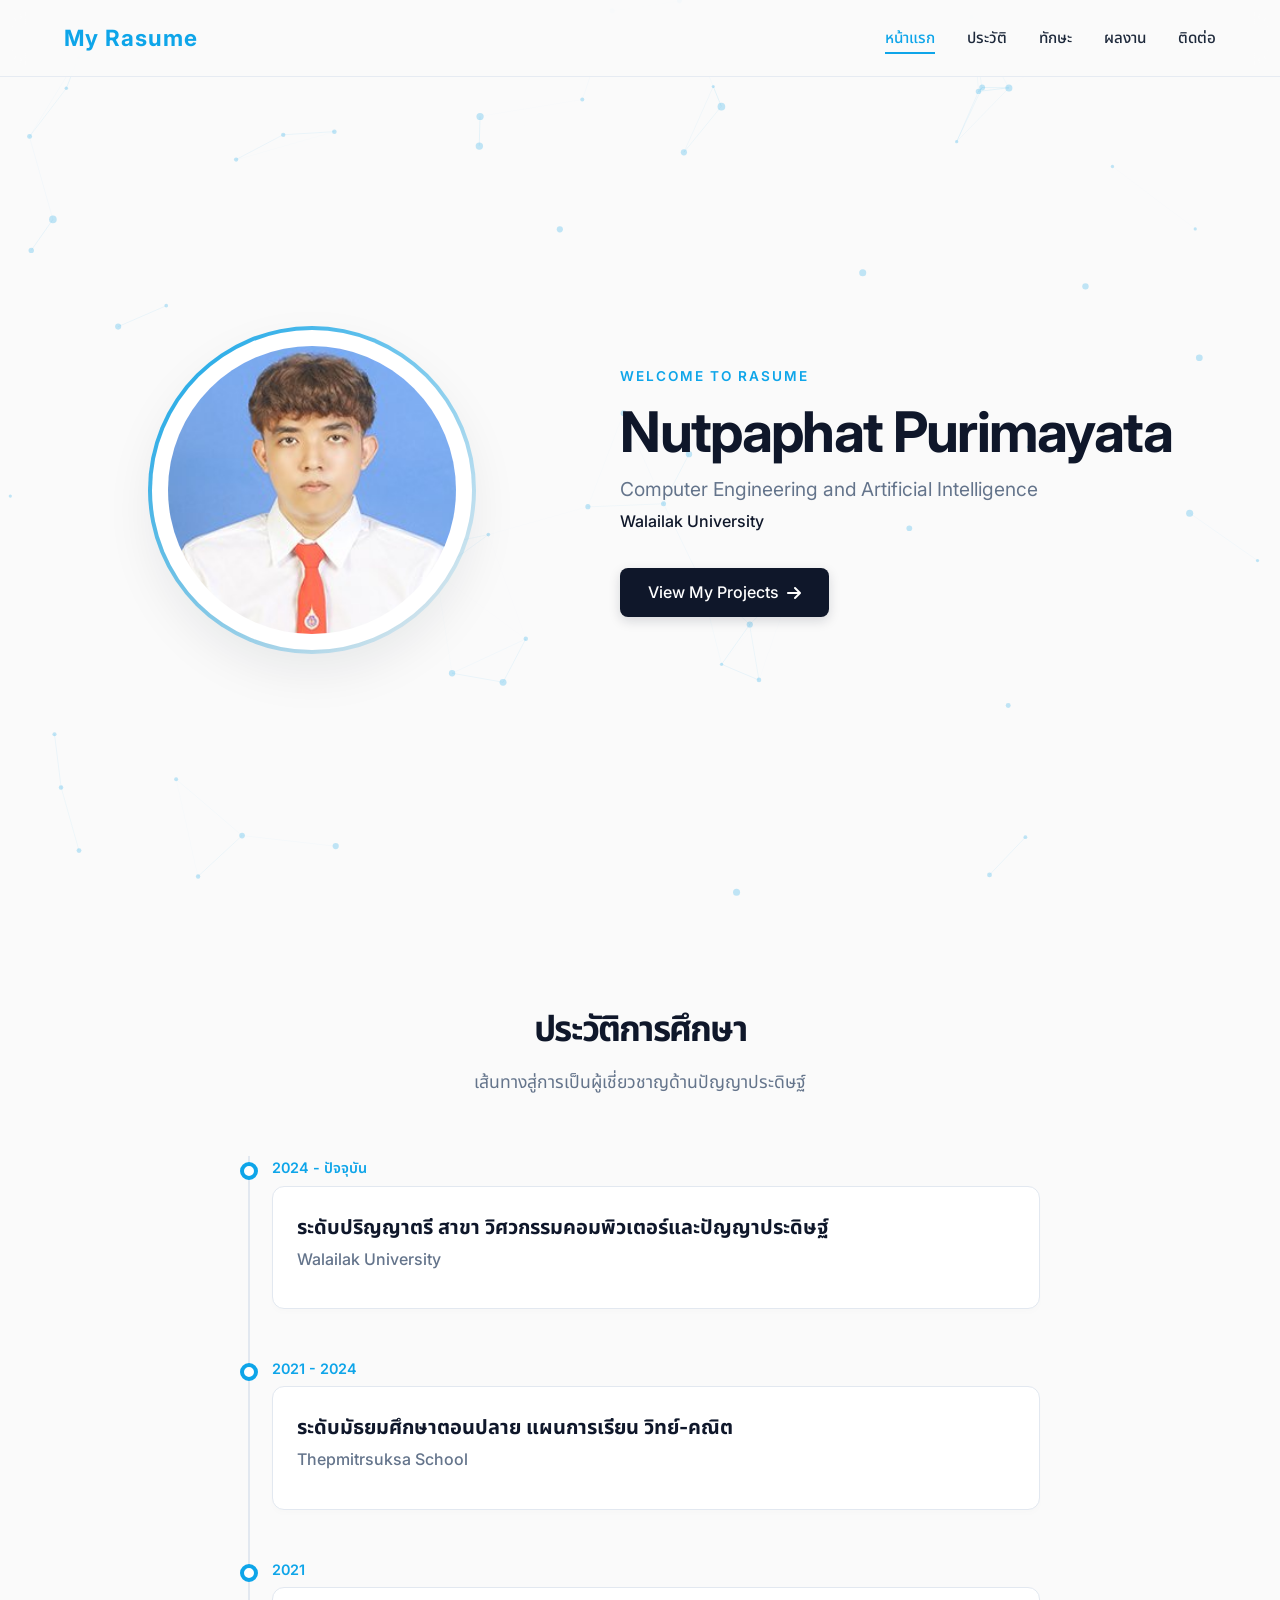
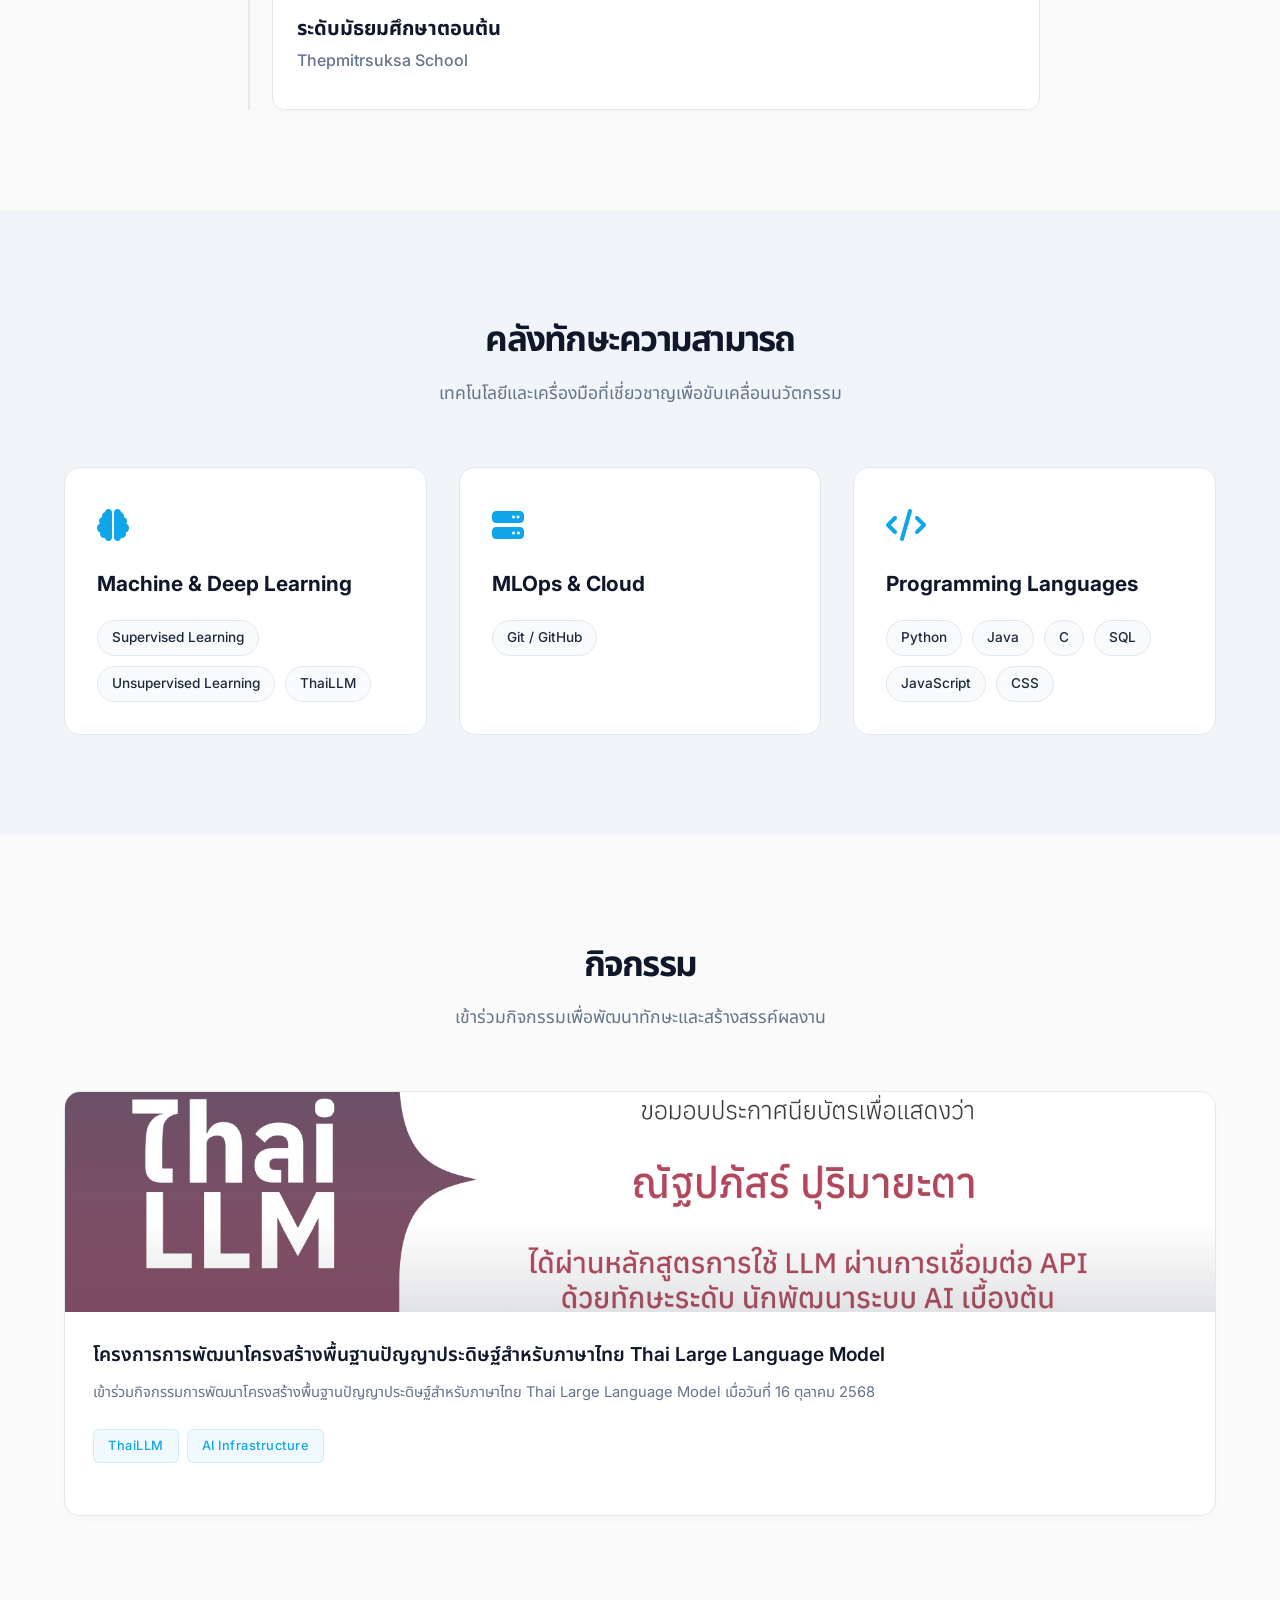
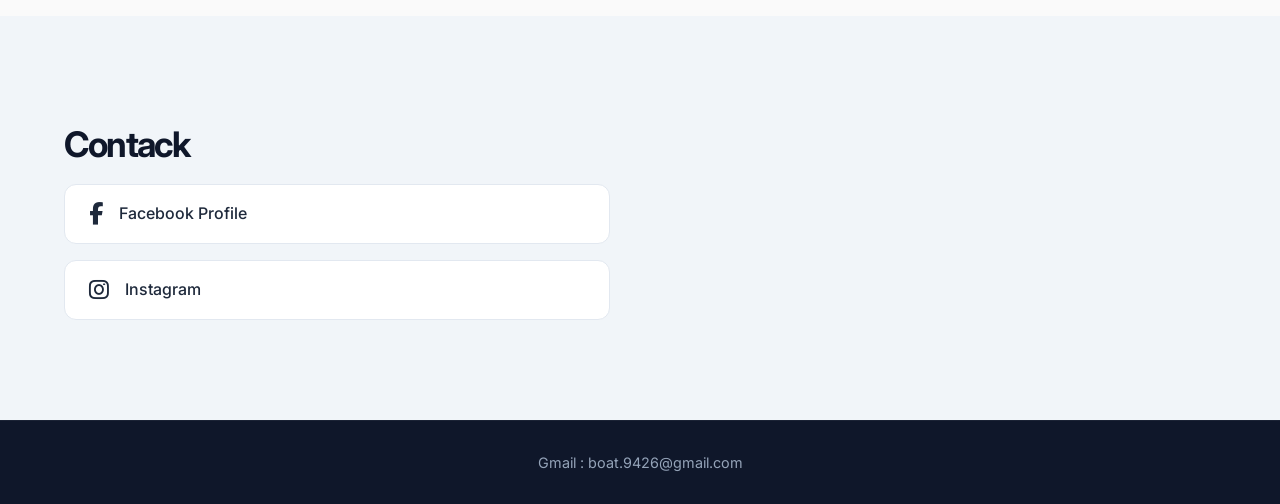
<file: index.html>
<!DOCTYPE html>
<html lang="th">
<head>
    <meta charset="UTF-8">
    <meta name="viewport" content="width=device-width, initial-scale=1.0">
    <title> Rasume | Nutpaphat Purimayata</title>
    <!-- Google Fonts: Inter สำหรับภาษาอังกฤษ และ Noto Sans Thai สำหรับภาษาไทย -->
    <link rel="preconnect" href="https://fonts.googleapis.com">
    <link rel="preconnect" href="https://fonts.gstatic.com" crossorigin>
    <link href="https://fonts.googleapis.com/css2?family=Inter:wght@300;400;500;600;700&family=Noto+Sans+Thai:wght@300;400;500;600;700&display=swap" rel="stylesheet">
    <!-- Font Awesome สำหรับ Icon โซเชียลและเมนู -->
    <link rel="stylesheet" href="https://cdnjs.cloudflare.com/ajax/libs/font-awesome/6.4.0/css/all.min.css">
    <link rel="stylesheet" href="style.css">
</head>
<body>

    <!-- Header / Sticky Navbar -->
    <header class="navbar">
        <div class="nav-container">
            <a href="#" class="logo">
                <span class="logo-accent">My Rasume</span>
            </a>
            <nav class="nav-menu">
                <a href="#hero" class="nav-link active">หน้าแรก</a>
                <a href="#experience" class="nav-link">ประวัติ</a>
                <a href="#skills" class="nav-link">ทักษะ</a>
                <a href="#projects" class="nav-link">ผลงาน</a>
                <a href="#contact" class="nav-link">ติดต่อ</a>
            </nav>
            <div class="menu-toggle" id="mobile-menu">
                <i class="fa-solid fa-bars"></i>
            </div>
        </div>
    </header>

    <!-- Hero Section -->
    <section id="hero" class="hero-section">
        <!-- Canvas ด้านหลังสำหรับเอฟเฟกต์จุดเชื่อมโยงโครงข่ายประสาท (Neural Network Interactive Background) -->
        <canvas id="neuralCanvas"></canvas>
        
        <div class="container hero-container">
            <!-- ฝั่งซ้าย: รูปภาพโปรไฟล์ -->
            <div class="hero-left">
                <div class="profile-frame">
                    <!-- สามารถเปลี่ยน path รูปภาพใน src ได้ตามต้องการ -->
                    <img src="image/Me.jpg" alt="Profile Picture" class="profile-img">
                </div>
            </div>
            <!-- ฝั่งขวา: ข้อความและรายละเอียด -->
            <div class="hero-right">
                <div class="hero-content">
                    <span class="hero-tag">Welcome to Rasume</span>
                    <h1 class="hero-title">Nutpaphat Purimayata</h1>
                    <p class="hero-subtext">
                        Computer Engineering and Artificial Intelligence <br>
                        <span class="university">Walailak University</span>
                    </p>
                    <div class="hero-actions">
                        <a href="#projects" class="btn btn-primary"> View My Projects <i class="fa-solid fa-arrow-right"></i></a>
                    </div>
                </div>
            </div>
        </div>
    </section>

    <!-- Experience & Education Section (Timeline) -->
    <section id="experience" class="section-padding">
        <div class="container">
            <h2 class="section-title">ประวัติการศึกษา</h2>
            <p class="section-subtitle">เส้นทางสู่การเป็นผู้เชี่ยวชาญด้านปัญญาประดิษฐ์</p>
            
            <div class="timeline">
                <!-- Timeline Item 1 -->
                <div class="timeline-item">
                    <div class="timeline-dot"></div>
                    <div class="timeline-date">2024 - ปัจจุบัน</div>
                    <div class="timeline-content">
                        <h3>ระดับปริญญาตรี สาขา วิศวกรรมคอมพิวเตอร์และปัญญาประดิษฐ์</h3>
                        <h4>Walailak University</h4>
                    </div>
                </div>
                <!-- Timeline Item 2 -->
                <div class="timeline-item">
                    <div class="timeline-dot"></div>
                    <div class="timeline-date">2021 - 2024</div>
                    <div class="timeline-content">
                        <h3>ระดับมัธยมศึกษาตอนปลาย แผนการเรียน วิทย์-คณิต</h3>
                        <h4>Thepmitrsuksa School</h4>
                    </div>
                </div>
                <!-- Timeline Item 3 -->
                <div class="timeline-item">
                    <div class="timeline-dot"></div>
                    <div class="timeline-date">2021</div>
                    <div class="timeline-content">
                        <h3>ระดับมัธยมศึกษาตอนต้น</h3>
                        <h4>Thepmitrsuksa School</h4>
                    </div>
                </div>
            </div>
        </div>
    </section>

    <!-- Skills Inventory Section -->
    <section id="skills" class="section-padding bg-light">
        <div class="container">
            <h2 class="section-title">คลังทักษะความสามารถ</h2>
            <p class="section-subtitle">เทคโนโลยีและเครื่องมือที่เชี่ยวชาญเพื่อขับเคลื่อนนวัตกรรม</p>
            
            <div class="skills-grid">
                <!-- Category 1 -->
                <div class="skill-category">
                    <div class="category-icon"><i class="fa-solid fa-brain"></i></div>
                    <h3>Machine & Deep Learning</h3>
                    <div class="tags-container">
                        <span class="skill-tag">Supervised Learning</span>
                        <span class="skill-tag">Unsupervised Learning</span> 
                        <span class="skill-tag">ThaiLLM</span>
                    </div>
                </div>
                <!-- Category 2 -->
                <div class="skill-category">
                    <div class="category-icon"><i class="fa-solid fa-server"></i></div>
                    <h3>MLOps & Cloud</h3>
                    <div class="tags-container">
                        <span class="skill-tag">Git / GitHub</span>
                    </div>
                </div>
                <!-- Category 3 -->
                <div class="skill-category">
                    <div class="category-icon"><i class="fa-solid fa-code"></i></div>
                    <h3>Programming Languages</h3>
                    <div class="tags-container">
                        <span class="skill-tag">Python</span>
                        <span class="skill-tag">Java</span>
                        <span class="skill-tag">C</span>
                        <span class="skill-tag">SQL</span>
                        <span class="skill-tag">JavaScript</span>
                        <span class="skill-tag">CSS</span>
                    </div>
                </div>
            </div>
        </div>
    </section>

    <!-- AI Projects Showcase Section -->
    <section id="projects" class="section-padding">
        <div class="container">
            <h2 class="section-title">กิจกรรม</h2>
            <p class="section-subtitle">เข้าร่วมกิจกรรมเพื่อพัฒนาทักษะและสร้างสรรค์ผลงาน</p>
            
<div class="projects-grid">
    <!-- Project Card 1 -->
    <div class="project-card">
        <div class="project-image-placeholder">
            <img src="image/ThaiLLM.jpg" alt="Thai Large Language Model Infrastructure">
        </div>
        <div class="project-info">
            <h3 class="project-name">โครงการการพัฒนาโครงสร้างพื้นฐานปัญญาประดิษฐ์สำหรับภาษาไทย Thai Large Language Model</h3>
            <p class="project-desc">เข้าร่วมกิจกรรมการพัฒนาโครงสร้างพื้นฐานปัญญาประดิษฐ์สำหรับภาษาไทย Thai Large Language Model เมื่อวันที่ 16 ตุลาคม 2568</p>
            <div class="project-tech">
                <span class="tech-badge">ThaiLLM</span>
                <span class="tech-badge">AI Infrastructure</span>
            </div>
        </div>
    </div>
</div>

    </section>

    <!-- Contact Section -->
    <section id="contact" class="section-padding bg-light">
        <div class="container contact-container">
            <div class="contact-info-side">
                <h2 class="section-title text-left">Contack</h2>
                
                <div class="social-links-container">
                    <a href="https://www.facebook.com/boat.kungza.1" target="_blank" class="social-box facebook">
                        <i class="fa-brands fa-facebook-f"></i>
                        <span>Facebook Profile</span>
                    </a>
                    <a href="https://www.instagram.com/boat._np/" target="_blank" class="social-box instagram">
                        <i class="fa-brands fa-instagram"></i>
                        <span>Instagram</span>
                    </a>
                </div>
            </div>
        </div>
    </section>

    <!-- Footer -->
    <footer class="footer">
        <div class="container footer-content">
            <p>Gmail : boat.9426@gmail.com</p>
        </div>
    </footer>

    <!-- ส่วนจำลอง Custom Popup Alert แบบพรีเมียม -->
    <div id="customAlert" class="alert-overlay">
        <div class="alert-box">
            <div class="alert-icon"><i class="fa-solid fa-circle-check"></i></div>
            <h3>ส่งข้อมูลสำเร็จ!</h3>
            <p>ระบบจำลองได้จำลองการส่งข้อมูลของคุณเรียบร้อยแล้ว ขอบคุณที่ให้ความสนใจครับ</p>
            <button id="closeAlert" class="btn btn-primary">ตกลง</button>
        </div>
    </div>

    <script src="script.js"></script>
    
</body>
</html>
</file>
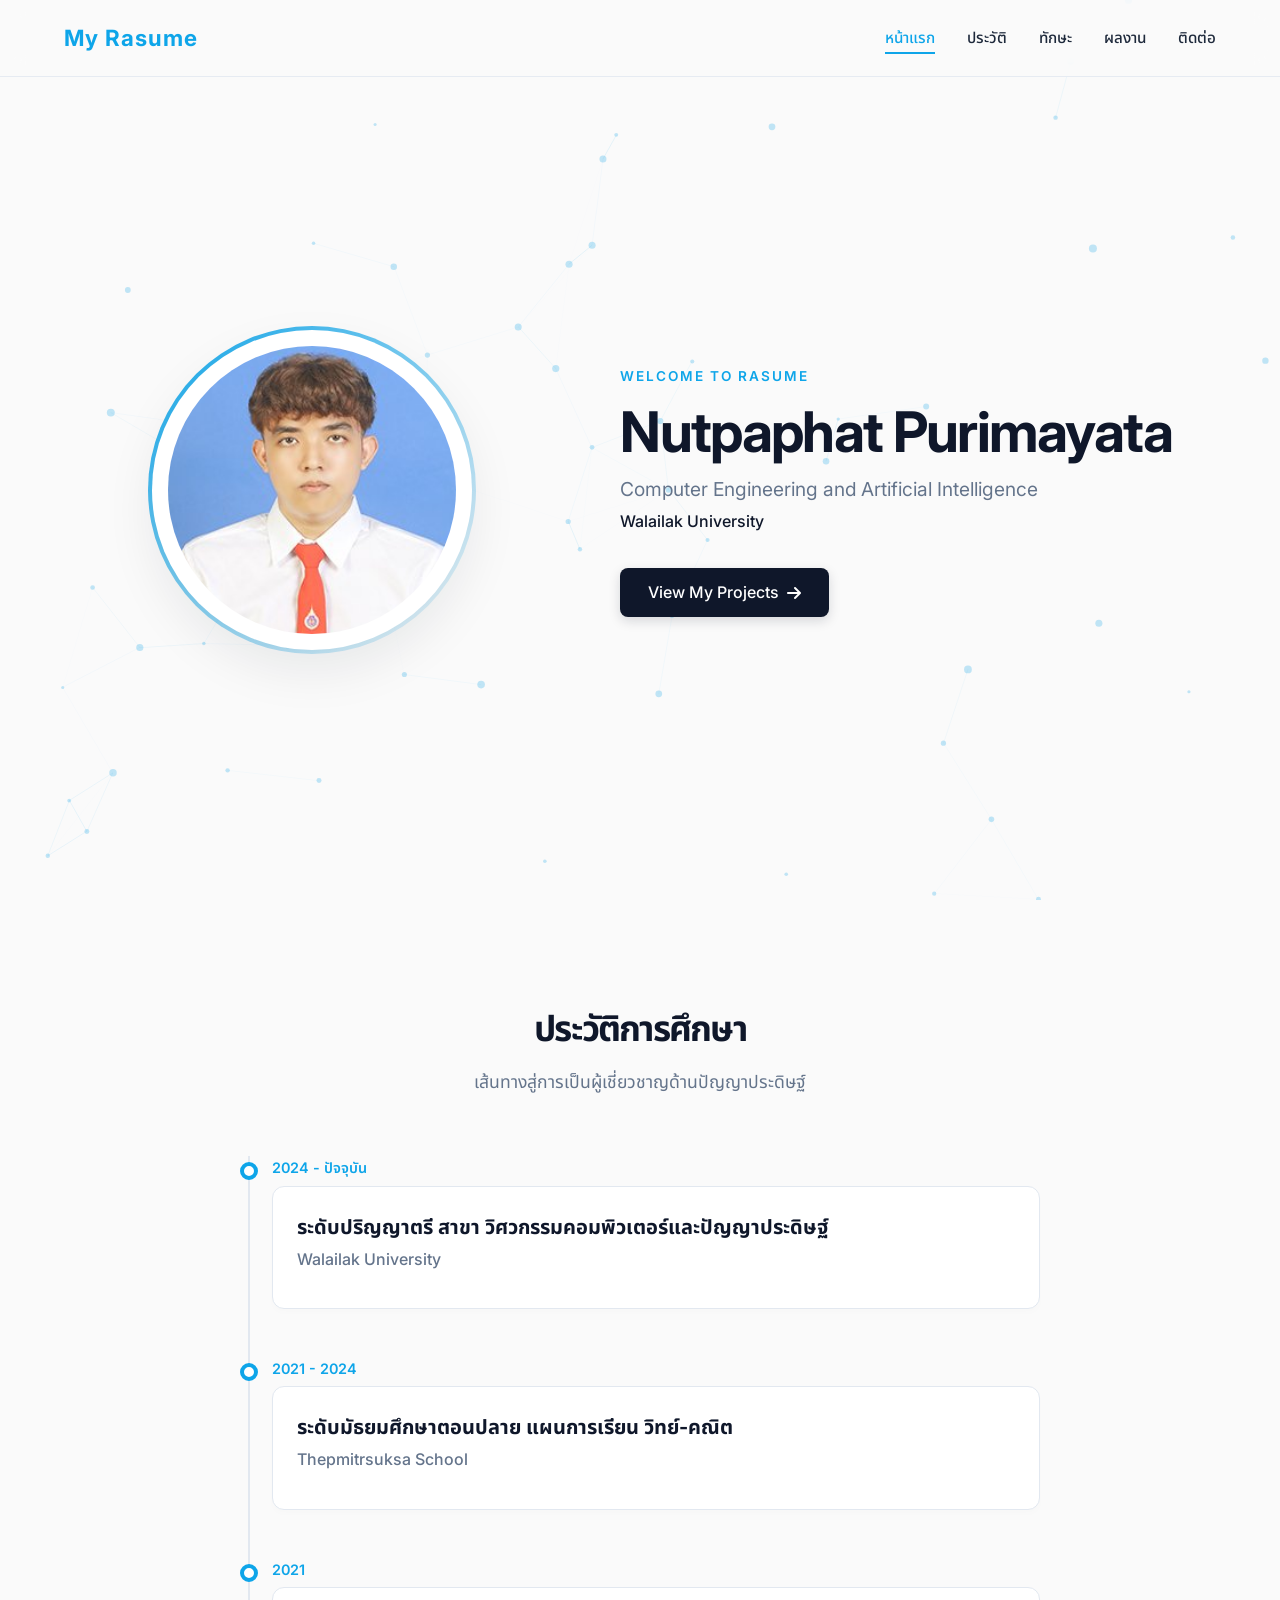
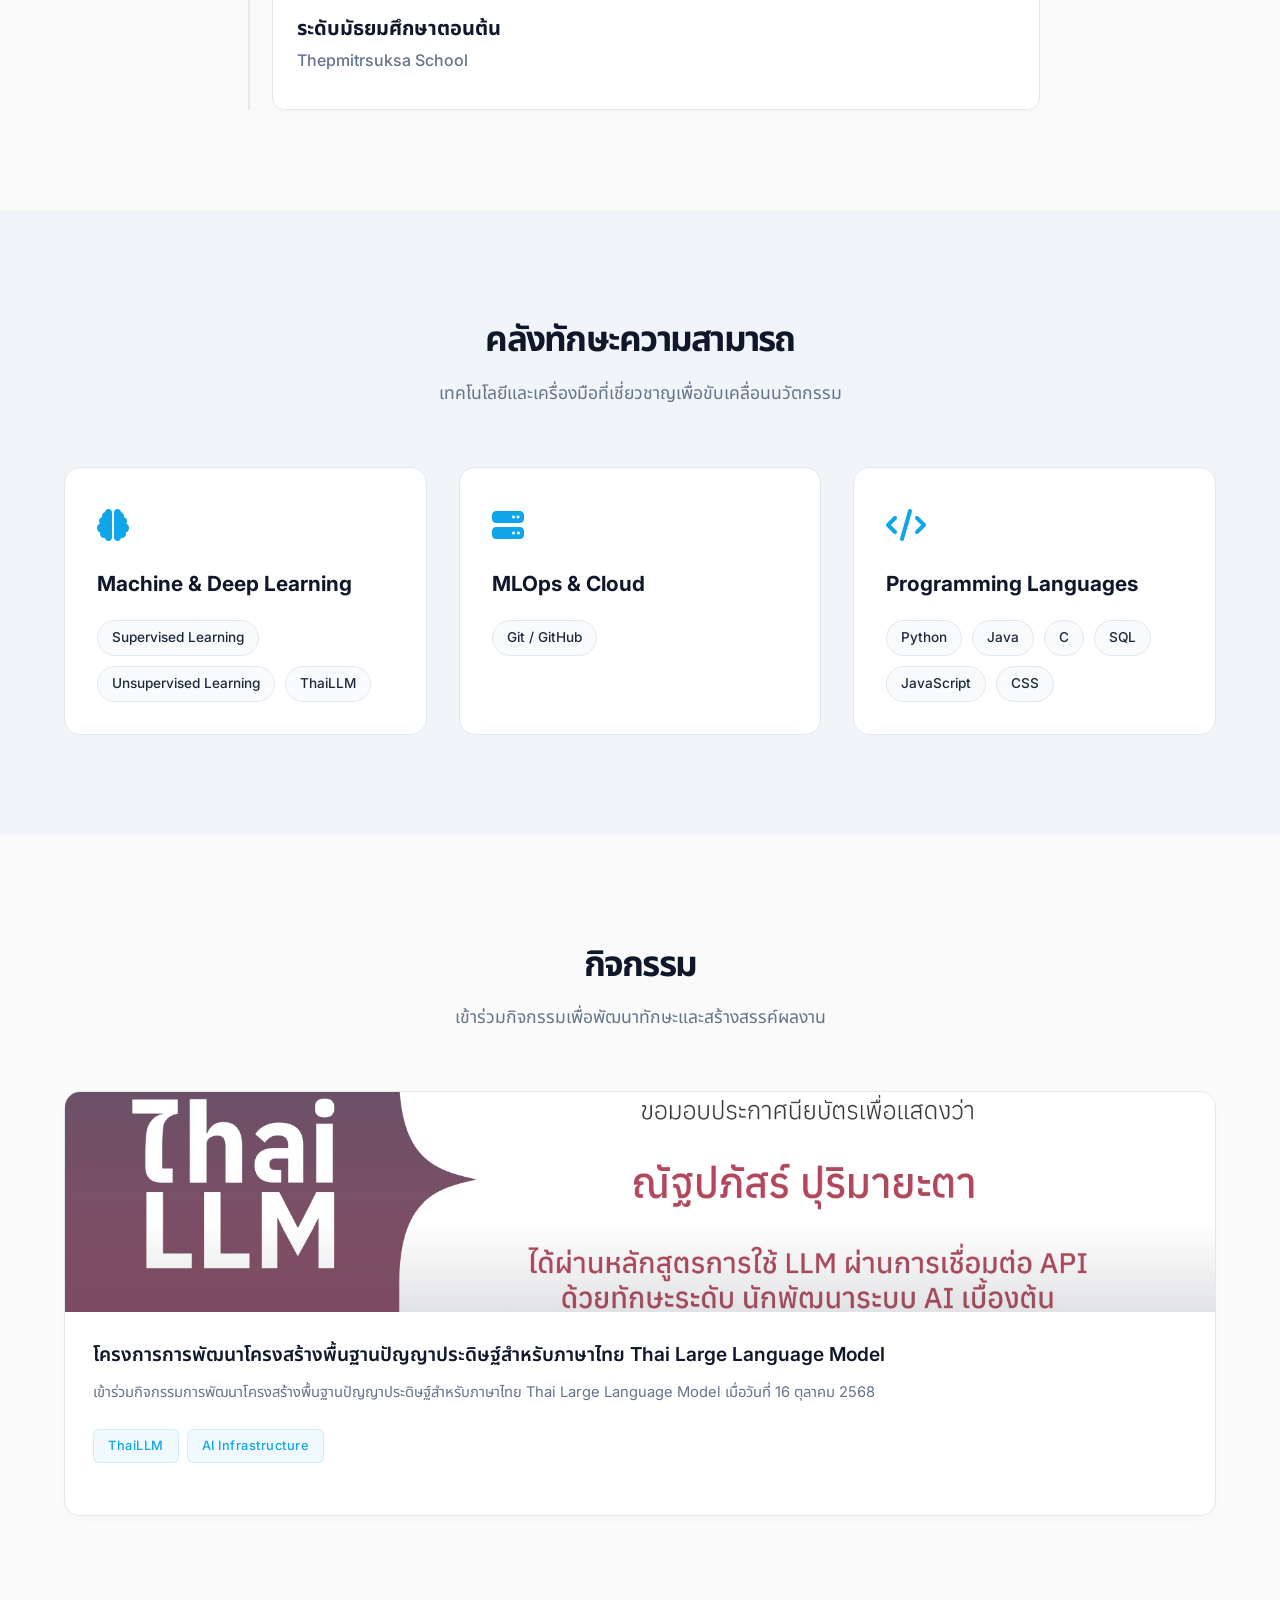
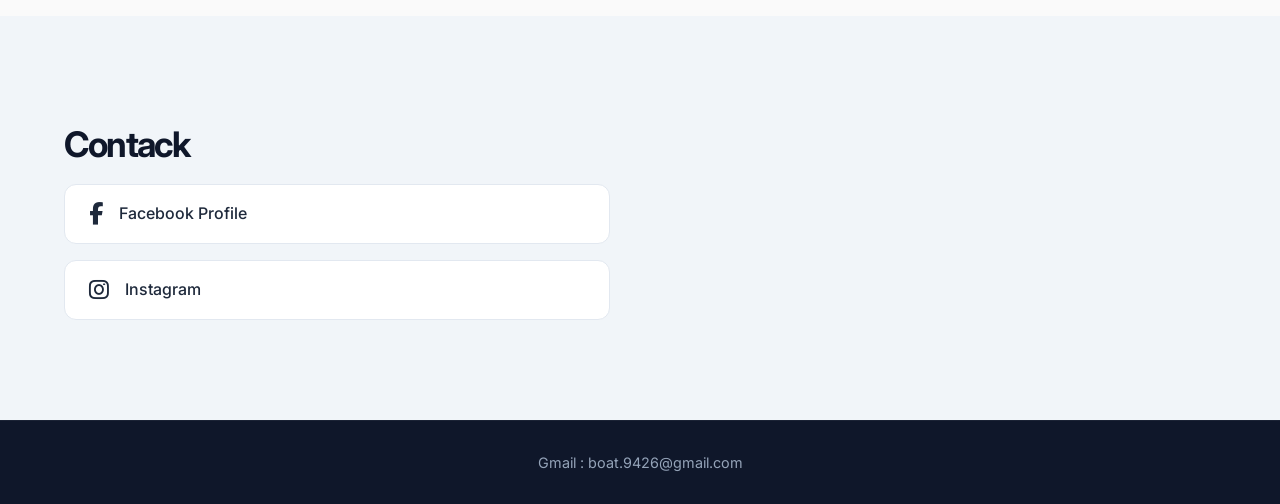
<file: My Rasume/index.html>
<!DOCTYPE html>
<html lang="th">
<head>
    <meta charset="UTF-8">
    <meta name="viewport" content="width=device-width, initial-scale=1.0">
    <title> Rasume | Nutpaphat Purimayata</title>
    <!-- Google Fonts: Inter สำหรับภาษาอังกฤษ และ Noto Sans Thai สำหรับภาษาไทย -->
    <link rel="preconnect" href="https://fonts.googleapis.com">
    <link rel="preconnect" href="https://fonts.gstatic.com" crossorigin>
    <link href="https://fonts.googleapis.com/css2?family=Inter:wght@300;400;500;600;700&family=Noto+Sans+Thai:wght@300;400;500;600;700&display=swap" rel="stylesheet">
    <!-- Font Awesome สำหรับ Icon โซเชียลและเมนู -->
    <link rel="stylesheet" href="https://cdnjs.cloudflare.com/ajax/libs/font-awesome/6.4.0/css/all.min.css">
    <link rel="stylesheet" href="style.css">
</head>
<body>

    <!-- Header / Sticky Navbar -->
    <header class="navbar">
        <div class="nav-container">
            <a href="#" class="logo">
                <span class="logo-accent">My Rasume</span>
            </a>
            <nav class="nav-menu">
                <a href="#hero" class="nav-link active">หน้าแรก</a>
                <a href="#experience" class="nav-link">ประวัติ</a>
                <a href="#skills" class="nav-link">ทักษะ</a>
                <a href="#projects" class="nav-link">ผลงาน</a>
                <a href="#contact" class="nav-link">ติดต่อ</a>
            </nav>
            <div class="menu-toggle" id="mobile-menu">
                <i class="fa-solid fa-bars"></i>
            </div>
        </div>
    </header>

    <!-- Hero Section -->
    <section id="hero" class="hero-section">
        <!-- Canvas ด้านหลังสำหรับเอฟเฟกต์จุดเชื่อมโยงโครงข่ายประสาท (Neural Network Interactive Background) -->
        <canvas id="neuralCanvas"></canvas>
        
        <div class="container hero-container">
            <!-- ฝั่งซ้าย: รูปภาพโปรไฟล์ -->
            <div class="hero-left">
                <div class="profile-frame">
                    <!-- สามารถเปลี่ยน path รูปภาพใน src ได้ตามต้องการ -->
                    <img src="image/Me.jpg" alt="Profile Picture" class="profile-img">
                </div>
            </div>
            <!-- ฝั่งขวา: ข้อความและรายละเอียด -->
            <div class="hero-right">
                <div class="hero-content">
                    <span class="hero-tag">Welcome to Rasume</span>
                    <h1 class="hero-title">Nutpaphat Purimayata</h1>
                    <p class="hero-subtext">
                        Computer Engineering and Artificial Intelligence <br>
                        <span class="university">Walailak University</span>
                    </p>
                    <div class="hero-actions">
                        <a href="#projects" class="btn btn-primary"> View My Projects <i class="fa-solid fa-arrow-right"></i></a>
                    </div>
                </div>
            </div>
        </div>
    </section>

    <!-- Experience & Education Section (Timeline) -->
    <section id="experience" class="section-padding">
        <div class="container">
            <h2 class="section-title">ประวัติการศึกษา</h2>
            <p class="section-subtitle">เส้นทางสู่การเป็นผู้เชี่ยวชาญด้านปัญญาประดิษฐ์</p>
            
            <div class="timeline">
                <!-- Timeline Item 1 -->
                <div class="timeline-item">
                    <div class="timeline-dot"></div>
                    <div class="timeline-date">2024 - ปัจจุบัน</div>
                    <div class="timeline-content">
                        <h3>ระดับปริญญาตรี สาขา วิศวกรรมคอมพิวเตอร์และปัญญาประดิษฐ์</h3>
                        <h4>Walailak University</h4>
                    </div>
                </div>
                <!-- Timeline Item 2 -->
                <div class="timeline-item">
                    <div class="timeline-dot"></div>
                    <div class="timeline-date">2021 - 2024</div>
                    <div class="timeline-content">
                        <h3>ระดับมัธยมศึกษาตอนปลาย แผนการเรียน วิทย์-คณิต</h3>
                        <h4>Thepmitrsuksa School</h4>
                    </div>
                </div>
                <!-- Timeline Item 3 -->
                <div class="timeline-item">
                    <div class="timeline-dot"></div>
                    <div class="timeline-date">2021</div>
                    <div class="timeline-content">
                        <h3>ระดับมัธยมศึกษาตอนต้น</h3>
                        <h4>Thepmitrsuksa School</h4>
                    </div>
                </div>
            </div>
        </div>
    </section>

    <!-- Skills Inventory Section -->
    <section id="skills" class="section-padding bg-light">
        <div class="container">
            <h2 class="section-title">คลังทักษะความสามารถ</h2>
            <p class="section-subtitle">เทคโนโลยีและเครื่องมือที่เชี่ยวชาญเพื่อขับเคลื่อนนวัตกรรม</p>
            
            <div class="skills-grid">
                <!-- Category 1 -->
                <div class="skill-category">
                    <div class="category-icon"><i class="fa-solid fa-brain"></i></div>
                    <h3>Machine & Deep Learning</h3>
                    <div class="tags-container">
                        <span class="skill-tag">Supervised Learning</span>
                        <span class="skill-tag">Unsupervised Learning</span> 
                        <span class="skill-tag">ThaiLLM</span>
                    </div>
                </div>
                <!-- Category 2 -->
                <div class="skill-category">
                    <div class="category-icon"><i class="fa-solid fa-server"></i></div>
                    <h3>MLOps & Cloud</h3>
                    <div class="tags-container">
                        <span class="skill-tag">Git / GitHub</span>
                    </div>
                </div>
                <!-- Category 3 -->
                <div class="skill-category">
                    <div class="category-icon"><i class="fa-solid fa-code"></i></div>
                    <h3>Programming Languages</h3>
                    <div class="tags-container">
                        <span class="skill-tag">Python</span>
                        <span class="skill-tag">Java</span>
                        <span class="skill-tag">C</span>
                        <span class="skill-tag">SQL</span>
                        <span class="skill-tag">JavaScript</span>
                        <span class="skill-tag">CSS</span>
                    </div>
                </div>
            </div>
        </div>
    </section>

    <!-- AI Projects Showcase Section -->
    <section id="projects" class="section-padding">
        <div class="container">
            <h2 class="section-title">กิจกรรม</h2>
            <p class="section-subtitle">เข้าร่วมกิจกรรมเพื่อพัฒนาทักษะและสร้างสรรค์ผลงาน</p>
            
<div class="projects-grid">
    <!-- Project Card 1 -->
    <div class="project-card">
        <div class="project-image-placeholder">
            <img src="image/ThaiLLM.jpg" alt="Thai Large Language Model Infrastructure">
        </div>
        <div class="project-info">
            <h3 class="project-name">โครงการการพัฒนาโครงสร้างพื้นฐานปัญญาประดิษฐ์สำหรับภาษาไทย Thai Large Language Model</h3>
            <p class="project-desc">เข้าร่วมกิจกรรมการพัฒนาโครงสร้างพื้นฐานปัญญาประดิษฐ์สำหรับภาษาไทย Thai Large Language Model เมื่อวันที่ 16 ตุลาคม 2568</p>
            <div class="project-tech">
                <span class="tech-badge">ThaiLLM</span>
                <span class="tech-badge">AI Infrastructure</span>
            </div>
        </div>
    </div>
</div>

    </section>

    <!-- Contact Section -->
    <section id="contact" class="section-padding bg-light">
        <div class="container contact-container">
            <div class="contact-info-side">
                <h2 class="section-title text-left">Contack</h2>
                
                <div class="social-links-container">
                    <a href="https://www.facebook.com/boat.kungza.1" target="_blank" class="social-box facebook">
                        <i class="fa-brands fa-facebook-f"></i>
                        <span>Facebook Profile</span>
                    </a>
                    <a href="https://www.instagram.com/boat._np/" target="_blank" class="social-box instagram">
                        <i class="fa-brands fa-instagram"></i>
                        <span>Instagram</span>
                    </a>
                </div>
            </div>
        </div>
    </section>

    <!-- Footer -->
    <footer class="footer">
        <div class="container footer-content">
            <p>Gmail : boat.9426@gmail.com</p>
        </div>
    </footer>

    <!-- ส่วนจำลอง Custom Popup Alert แบบพรีเมียม -->
    <div id="customAlert" class="alert-overlay">
        <div class="alert-box">
            <div class="alert-icon"><i class="fa-solid fa-circle-check"></i></div>
            <h3>ส่งข้อมูลสำเร็จ!</h3>
            <p>ระบบจำลองได้จำลองการส่งข้อมูลของคุณเรียบร้อยแล้ว ขอบคุณที่ให้ความสนใจครับ</p>
            <button id="closeAlert" class="btn btn-primary">ตกลง</button>
        </div>
    </div>

    <script src="script.js"></script>
    
</body>
</html>
</file>
<file: style.css>
/* ==========================================================================
   1. VARIABLES & RESET CONFIG
   ========================================================================== */
:root {
    --primary-color: #0F172A;     /* น้ำเงินเข้ม Deep Blue (ความน่าเชื่อถือ) */
    --secondary-color: #0EA5E9;   /* ฟ้าสว่าง Light Blue / Cyan (ความล้ำสมัย) */
    --accent-glow: rgba(14, 165, 233, 0.15); /* แสงเรืองบางเบา */
    --bg-main: #FAFAFA;           /* พื้นหลังหลัก เทาอ่อนมากๆ สบายตา */
    --bg-card: #FFFFFF;           /* พื้นหลังการ์ด ขาวคลีน */
    --text-dark: #1E293B;         /* ตัวอักษรหลัก เทาเข้มเกือบดำ */
    --text-muted: #64748B;        /* ตัวอักษรรอง/คำอธิบาย */
    --border-color: #E2E8F0;      /* สีเส้นขอบคลีนๆ */
    --font-sans: 'Inter', 'Noto Sans Thai', sans-serif;
    --transition-smooth: all 0.3s cubic-bezier(0.4, 0, 0.2, 1);
}

* {
    margin: 0;
    padding: 0;
    box-sizing: border-box;
}

html {
    scroll-behavior: initial; /* ควบคุมผ่าน JavaScript แทนเพื่อความนุ่มนวลสูงสุด */
}

body {
    font-family: var(--font-sans);
    background-color: var(--bg-main);
    color: var(--text-dark);
    line-height: 1.6;
    overflow-x: hidden;
}

/* ==========================================================================
   2. REUSABLE COMPONENTS
   ========================================================================== */
.container {
    width: 100%;
    max-width: 1200px;
    margin: 0 auto;
    padding: 0 24px;
}

.section-padding {
    padding: 100px 0;
}

.bg-light {
    background-color: #F1F5F9;
}

.section-title {
    font-size: 2.2rem;
    font-weight: 700;
    text-align: center;
    color: var(--primary-color);
    margin-bottom: 12px;
    letter-spacing: -0.05em;
}

.section-title.text-left {
    text-align: left;
}

.section-subtitle {
    font-size: 1.1rem;
    text-align: center;
    color: var(--text-muted);
    margin-bottom: 60px;
}

/* Buttons */
.btn {
    display: inline-flex;
    align-items: center;
    gap: 8px;
    padding: 12px 28px;
    font-weight: 500;
    font-size: 1rem;
    border-radius: 8px;
    text-decoration: none;
    cursor: pointer;
    transition: var(--transition-smooth);
    border: none;
}

.btn-primary {
    background-color: var(--primary-color);
    color: #ffffff;
    box-shadow: 0 4px 12px rgba(15, 23, 42, 0.15);
}

.btn-primary:hover {
    background-color: var(--secondary-color);
    transform: translateY(-2px);
    box-shadow: 0 6px 20px rgba(14, 165, 233, 0.3);
}

.btn-block {
    width: 100%;
    justify-content: center;
}

/* ==========================================================================
   3. STICKY NAVBAR (GLASSMORPHISM)
   ========================================================================== */
.navbar {
    position: fixed;
    top: 0;
    left: 0;
    width: 100%;
    z-index: 1000;
    background: rgba(250, 250, 250, 0.8);
    backdrop-filter: blur(12px);
    -webkit-backdrop-filter: blur(12px);
    border-bottom: 1px solid rgba(226, 232, 240, 0.8);
    transition: var(--transition-smooth);
}

.navbar.scrolled {
    padding: 12px 0;
    background: rgba(255, 255, 255, 0.9);
    box-shadow: 0 10px 30px rgba(0, 0, 0, 0.02);
}

.nav-container {
    display: flex;
    justify-content: space-between;
    align-items: center;
    max-width: 1200px;
    margin: 0 auto;
    padding: 20px 24px;
    transition: var(--transition-smooth);
}

.logo {
    font-size: 1.4rem;
    font-weight: 700;
    color: var(--primary-color);
    text-decoration: none;
    letter-spacing: 1px;
}

.logo-accent {
    color: var(--secondary-color);
}

.nav-menu {
    display: flex;
    gap: 32px;
}

.nav-link {
    color: var(--text-dark);
    text-decoration: none;
    font-weight: 500;
    font-size: 0.95rem;
    transition: var(--transition-smooth);
    position: relative;
    padding: 4px 0;
}

.nav-link:hover, .nav-link.active {
    color: var(--secondary-color);
}

/* เอฟเฟกต์เส้นใต้วิ่งแบบ Futuristic */
.nav-link::after {
    content: '';
    position: absolute;
    bottom: 0;
    left: 0;
    width: 0;
    height: 2px;
    background-color: var(--secondary-color);
    transition: var(--transition-smooth);
}

.nav-link:hover::after, .nav-link.active::after {
    width: 100%;
}

.menu-toggle {
    display: none;
    font-size: 1.5rem;
    cursor: pointer;
    color: var(--primary-color);
}

/* ==========================================================================
   4. HERO SECTION
   ========================================================================== */
.hero-section {
    position: relative;
    min-height: 100vh;
    display: flex;
    align-items: center;
    padding-top: 80px;
    background-color: var(--bg-main);
    overflow: hidden;
}

#neuralCanvas {
    position: absolute;
    top: 0;
    left: 0;
    width: 100%;
    height: 100%;
    z-index: 1;
    pointer-events: all;
}

.hero-container {
    position: relative;
    z-index: 2;
    display: grid;
    grid-template-columns: 1fr 1.2fr;
    gap: 60px;
    align-items: center;
}

/* ฝั่งซ้าย: รูปวงกลมโมเดิร์นไฮเทค */
.hero-left {
    display: flex;
    justify-content: center;
    align-items: center;
}

.profile-frame {
    position: relative;
    width: 320px;
    height: 320px;
    border-radius: 50%;
    padding: 12px;
    background: #ffffff;
    box-shadow: 0 20px 50px rgba(15, 23, 42, 0.08);
    transition: var(--transition-smooth);
}

/* เส้นวงแหวนแสงเรืองรอบๆ รูป */
.profile-frame::before {
    content: '';
    position: absolute;
    top: -4px; left: -4px; right: -4px; bottom: -4px;
    border-radius: 50%;
    background: linear-gradient(135deg, var(--secondary-color), transparent);
    z-index: -1;
    animation: spin 8s linear infinite;
}

.profile-img {
    width: 100%;
    height: 100%;
    object-fit: cover;
    border-radius: 50%;
    border: 4px solid #ffffff;
}

/* ฝั่งขวา: รายละเอียดข้อความ */
.hero-right {
    display: flex;
    flex-direction: column;
    justify-content: center;
}

.hero-tag {
    font-size: 0.85rem;
    text-transform: uppercase;
    letter-spacing: 2px;
    color: var(--secondary-color);
    font-weight: 600;
    margin-bottom: 12px;
    display: inline-block;
}

.hero-title {
    font-size: 3.5rem;
    font-weight: 700;
    color: var(--primary-color);
    line-height: 1.2;
    margin-bottom: 8px;
    letter-spacing: -0.03em;
}

.dynamic-text {
    color: var(--secondary-color);
    font-weight: 600;
    border-right: 2px solid var(--secondary-color);
    padding-right: 4px;
    animation: blink 0.75s step-end infinite;
}

.hero-subtext {
    font-size: 1.2rem;
    color: var(--text-muted);
    margin-bottom: 32px;
}

.university {
    font-size: 1rem;
    font-weight: 500;
    color: var(--primary-color);
}

/* ==========================================================================
   5. TIMELINE (EDUCATION & EXPERIENCE)
   ========================================================================== */
.timeline {
    position: relative;
    max-width: 800px;
    margin: 0 auto;
    padding-left: 32px;
}

/* เส้นแกนกลางไทม์ไลน์ */
.timeline::before {
    content: '';
    position: absolute;
    left: 8px;
    top: 0;
    height: 100%;
    width: 2px;
    background-color: var(--border-color);
}

.timeline-item {
    position: relative;
    margin-bottom: 48px;
}

.timeline-item:last-child {
    margin-bottom: 0;
}

.timeline-dot {
    position: absolute;
    left: -32px;
    top: 6px;
    width: 18px;
    height: 18px;
    border-radius: 50%;
    background-color: #ffffff;
    border: 4px solid var(--secondary-color);
    z-index: 2;
    transition: var(--transition-smooth);
}

.timeline-item:hover .timeline-dot {
    background-color: var(--secondary-color);
    box-shadow: 0 0 12px var(--secondary-color);
}

.timeline-date {
    font-size: 0.9rem;
    font-weight: 600;
    color: var(--secondary-color);
    margin-bottom: 6px;
}

.timeline-content {
    background-color: var(--bg-card);
    padding: 24px;
    border-radius: 12px;
    border: 1px solid var(--border-color);
    box-shadow: 0 4px 6px rgba(0,0,0,0.01);
    transition: var(--transition-smooth);
}

.timeline-content:hover {
    transform: translateX(5px);
    border-color: rgba(14, 165, 233, 0.3);
    box-shadow: 0 12px 30px rgba(15, 23, 42, 0.04);
}

.timeline-content h3 {
    font-size: 1.25rem;
    color: var(--primary-color);
    margin-bottom: 4px;
}

.timeline-content h4 {
    font-size: 1rem;
    color: var(--text-muted);
    font-weight: 500;
    margin-bottom: 12px;
}

/* ==========================================================================
   6. SKILLS INVENTORY (BADGES)
   ========================================================================== */
.skills-grid {
    display: grid;
    grid-template-columns: repeat(auto-fit, minmax(300px, 1fr));
    gap: 32px;
}

.skill-category {
    background-color: var(--bg-card);
    padding: 32px;
    border-radius: 16px;
    border: 1px solid var(--border-color);
    transition: var(--transition-smooth);
}

.skill-category:hover {
    transform: translateY(-5px);
    box-shadow: 0 20px 40px rgba(0, 0, 0, 0.03);
    border-color: rgba(14, 165, 233, 0.2);
}

.category-icon {
    font-size: 2rem;
    color: var(--secondary-color);
    margin-bottom: 16px;
}

.skill-category h3 {
    font-size: 1.3rem;
    margin-bottom: 20px;
    color: var(--primary-color);
}

.tags-container {
    display: flex;
    flex-wrap: wrap;
    gap: 10px;
}

/* ดีไซน์ Tag/Badge แบบโมเดิร์นคลีน */
.skill-tag {
    background-color: #F8FAFC;
    color: var(--text-dark);
    padding: 6px 14px;
    font-size: 0.85rem;
    font-weight: 500;
    border-radius: 20px;
    border: 1px solid var(--border-color);
    transition: var(--transition-smooth);
}

.skill-category:hover .skill-tag {
    background-color: #ffffff;
}

.skill-tag:hover {
    background-color: var(--primary-color);
    color: #ffffff;
    border-color: var(--primary-color);
}

/* ==========================================================================
   7. AI PROJECTS SHOWCASE (GRID)
   ========================================================================== */
.projects-grid {
    display: grid;
    grid-template-columns: repeat(auto-fit, minmax(340px, 1fr));
    gap: 32px;
}

.project-card {
    background-color: var(--bg-card);
    border-radius: 16px;
    border: 1px solid var(--border-color);
    overflow: hidden;
    transition: var(--transition-smooth);
    display: flex;
    flex-direction: column;
}

/* ส่วนหัวการ์ด ใช้เป็นสัญลักษณ์จำลองกราฟิก */
.project-image-placeholder {
    height: 160px;
    background: linear-gradient(135deg, #F8FAFC, #E2E8F0);
    display: flex;
    justify-content: center;
    align-items: center;
    font-size: 3rem;
    color: var(--secondary-color);
    opacity: 0.8;
    transition: var(--transition-smooth);
    position: relative;
}

.project-card:hover .project-image-placeholder {
    background: linear-gradient(135deg, var(--primary-color), #1E293B);
    color: #ffffff;
}

.project-info {
    padding: 28px;
    display: flex;
    flex-direction: column;
    flex-grow: 1;
}

.project-name {
    font-size: 1.3rem;
    color: var(--primary-color);
    margin-bottom: 12px;
}

.project-desc {
    font-size: 0.95rem;
    color: var(--text-muted);
    margin-bottom: 20px;
    flex-grow: 1;
}

.project-tech {
    display: flex;
    flex-wrap: wrap;
    gap: 8px;
    margin-bottom: 24px;
}

.tech-badge {
    font-size: 0.75rem;
    font-weight: 600;
    background-color: rgba(14, 165, 233, 0.08);
    color: var(--secondary-color);
    padding: 4px 10px;
    border-radius: 4px;
}


.proj-link {
    font-size: 0.9rem;
    font-weight: 500;
    color: var(--text-dark);
    text-decoration: none;
    display: flex;
    align-items: center;
    gap: 6px;
    transition: var(--transition-smooth);
}

.proj-link:hover {
    color: var(--secondary-color);
}

.project-card:hover {
    transform: translateY(-8px);
    box-shadow: 0 20px 40px rgba(15, 23, 42, 0.06);
    border-color: rgba(14, 165, 233, 0.3);
}

/* ==========================================================================
   7. AI PROJECTS SHOWCASE (GRID & IMAGES) - UPGRADED VERSION
   ========================================================================== */
.projects-grid {
    display: grid;
    grid-template-columns: repeat(auto-fit, minmax(340px, 1fr));
    gap: 32px;
    margin-top: 20px;
}

/* ตัวการ์ดโปรเจกต์สไตล์มินิมอลเทค */
.project-card {
    background-color: var(--bg-card);
    border-radius: 16px;
    border: 1px solid var(--border-color);
    overflow: hidden;
    display: flex;
    flex-direction: column;
    position: relative;
    transition: var(--transition-smooth);
    box-shadow: 0 4px 12px rgba(15, 23, 42, 0.02);
}

/* ส่วนกรอบใส่รูปภาพโปรเจกต์ */
.project-image-placeholder {
    height: 220px; /* ปรับความสูงให้พอดีกับภาพสัดส่วนแนวนอน */
    width: 100%;
    overflow: hidden;
    position: relative;
    background-color: #F1F5F9; /* สีพื้นหลังเผื่อกรณีรูปภาพโหลดช้า */
}

/* การตั้งค่าตัวรูปภาพให้ตัดพอดีและคมชัด */
.project-image-placeholder img {
    width: 100%;
    height: 100%;
    object-fit: cover; /* บังคับให้รูปภาพเต็มกรอบโดยไม่เสียสัดส่วน */
    object-position: center;
    transition: var(--transition-smooth); /* รองรับแอนิเมชันตอน Hover */
}

/* ฟิล์มสีน้ำเงินเข้มจางๆ เคลือบทับรูปภาพเพื่อคุมโทนล้ำยุค */
.project-image-placeholder::after {
    content: '';
    position: absolute;
    top: 0;
    left: 0;
    width: 100%;
    height: 100%;
    background: linear-gradient(to bottom, transparent 60%, rgba(15, 23, 42, 0.15));
    pointer-events: none;
}

/* ส่วนเนื้อหาและข้อความภายในการ์ด */
.project-info {
    padding: 28px;
    display: flex;
    flex-direction: column;
    flex-grow: 1;
}

/* ชื่อโปรเจกต์: ปรับ Line-height ให้อ่านง่ายเมื่อข้อความยาว */
.project-name {
    font-size: 1.2rem;
    font-weight: 600;
    color: var(--primary-color);
    line-height: 1.5;
    margin-bottom: 12px;
    transition: var(--transition-smooth);
}

/* คำอธิบายสั้นๆ: เน้นให้อ่านสบายตา สแกนง่าย */
.project-desc {
    font-size: 0.92rem;
    color: var(--text-muted);
    line-height: 1.6;
    margin-bottom: 24px;
    flex-grow: 1; /* ดันส่วนแท็กเทคโนโลยีให้สม่ำเสมอกันทุกการ์ด */
}

/* โซนจัดวางแท็กเครื่องมือ/เทคโนโลยี */
.project-tech {
    display: flex;
    flex-wrap: wrap;
    gap: 8px;
}

/* ดีไซน์ป้ายแท็กแบบ High-Tech Clean */
.tech-badge {
    font-size: 0.8rem;
    font-weight: 500;
    letter-spacing: 0.5px;
    color: var(--secondary-color);
    background-color: rgba(14, 165, 233, 0.06); /* สีฟ้าจางมากๆ */
    padding: 6px 14px;
    border-radius: 6px;
    border: 1px solid rgba(14, 165, 233, 0.15); /* เส้นขอบนีออนบางๆ */
    transition: var(--transition-smooth);
}


/* ==========================================================================
   HOVER EFFECTS (เอฟเฟกต์โต้ตอบเมื่อเอาเมาส์ชี้)
   ========================================================================== */

.project-card:hover {
    transform: translateY(-6px); /* การ์ดลอยขึ้นเล็กน้อย */
    border-color: rgba(14, 165, 233, 0.4); /* เส้นขอบเรืองแสงฟ้าสว่างขึ้น */
    box-shadow: 0 20px 35px rgba(14, 165, 233, 0.08); /* เงาสะท้อนออร่าสีฟ้าด้านล่าง */
}

/* รูปภาพขยายตัวนุ่มนวลซูมเข้าไป (Smooth Zoom) */
.project-card:hover .project-image-placeholder img {
    transform: scale(1.05);
}

/* ไฮไลท์ชื่อโปรเจกต์เป็นสีฟ้าเมื่อโฟกัสการ์ด */
.project-card:hover .project-name {
    color: var(--secondary-color);
}

/* สลับป้ายแท็กเป็นสีทึบเพื่อความล้ำสมัย */
.project-card:hover .tech-badge {
    background-color: var(--secondary-color);
    color: #ffffff;
    border-color: var(--secondary-color);
}

/* ==========================================================================
   8. CONTACT SECTION & SOCIAL
   ========================================================================== */
.contact-container {
    display: grid;
    grid-template-columns: 1fr 1fr;
    gap: 60px;
    align-items: center;
}

.contact-lead {
    font-size: 1.1rem;
    color: var(--text-muted);
    margin-bottom: 40px;
}

.social-links-container {
    display: flex;
    flex-direction: column;
    gap: 16px;
}

.social-box {
    display: flex;
    align-items: center;
    gap: 16px;
    padding: 16px 24px;
    border-radius: 12px;
    text-decoration: none;
    color: var(--text-dark);
    font-weight: 500;
    background-color: var(--bg-card);
    border: 1px solid var(--border-color);
    transition: var(--transition-smooth);
}

.social-box i {
    font-size: 1.4rem;
    transition: var(--transition-smooth);
}

.social-box:hover {
    transform: translateX(8px);
    background-color: var(--primary-color);
    color: #ffffff;
    border-color: var(--primary-color);
}

.social-box.gmail:hover i { color: #EA4335; }
.social-box.facebook:hover i { color: #1877F2; }
.social-box.instagram:hover i { color: #E1306C; }

/* แบบฟอร์มสไตล์กระจกฝ้าระดับพรีเมียม */
.glass-form {
    background: rgba(255, 255, 255, 0.6);
    backdrop-filter: blur(10px);
    -webkit-backdrop-filter: blur(10px);
    border: 1px solid rgba(226, 232, 240, 0.8);
    padding: 40px;
    border-radius: 20px;
    box-shadow: 0 30px 60px rgba(15, 23, 42, 0.03);
}

.form-group {
    margin-bottom: 24px;
}

.form-group label {
    display: block;
    font-size: 0.9rem;
    font-weight: 600;
    margin-bottom: 8px;
    color: var(--primary-color);
}

.form-group input,
.form-group textarea {
    width: 100%;
    padding: 14px 16px;
    border-radius: 8px;
    border: 1px solid var(--border-color);
    background-color: #ffffff;
    font-family: var(--font-sans);
    font-size: 0.95rem;
    color: var(--text-dark);
    transition: var(--transition-smooth);
}

.form-group input:focus,
.form-group textarea:focus {
    outline: none;
    border-color: var(--secondary-color);
    box-shadow: 0 0 0 3px rgba(14, 165, 233, 0.15);
}

/* ==========================================================================
   9. CUSTOM PREMIUM DIALOG POPUP
   ========================================================================== */
.alert-overlay {
    position: fixed;
    top: 0; left: 0; width: 100%; height: 100%;
    background-color: rgba(15, 23, 42, 0.4);
    backdrop-filter: blur(8px);
    z-index: 2000;
    display: flex;
    justify-content: center;
    align-items: center;
    opacity: 0;
    pointer-events: none;
    transition: var(--transition-smooth);
}

.alert-overlay.active {
    opacity: 1;
    pointer-events: all;
}

.alert-box {
    background-color: #ffffff;
    padding: 40px;
    border-radius: 20px;
    max-width: 450px;
    width: 90%;
    text-align: center;
    box-shadow: 0 30px 70px rgba(0,0,0,0.15);
    transform: scale(0.9);
    transition: var(--transition-smooth);
}

.alert-overlay.active .alert-box {
    transform: scale(1);
}

.alert-icon {
    font-size: 4rem;
    color: #10B981; /* สีเขียวแห่งความสำเร็จ */
    margin-bottom: 20px;
}

.alert-box h3 {
    font-size: 1.6rem;
    color: var(--primary-color);
    margin-bottom: 12px;
}

.alert-box p {
    color: var(--text-muted);
    margin-bottom: 28px;
}

/* ==========================================================================
   10. FOOTER
   ========================================================================== */
.footer {
    background-color: var(--primary-color);
    color: #94A3B8;
    padding: 30px 0;
    font-size: 0.9rem;
    border-top: 1px solid rgba(255,255,255,0.05);
}

.footer-content {
    text-align: center;
}

/* ==========================================================================
   11. ANIMATIONS KEYFRAMES & RESPONSIVE DESIGN
   ========================================================================== */
@keyframes spin {
    100% { transform: rotate(360deg); }
}

@keyframes blink {
    from, to { border-color: transparent }
    50% { border-color: var(--secondary-color); }
}

/* Responsive Flawless Design Breakpoints */
@media (max-width: 992px) {
    .hero-container {
        grid-template-columns: 1fr;
        gap: 40px;
        text-align: center;
    }
    .hero-right {
        align-items: center;
    }
    .contact-container {
        grid-template-columns: 1fr;
        gap: 40px;
    }
    .section-title.text-left {
        text-align: center;
    }
}

@media (max-width: 768px) {
    .menu-toggle {
        display: block;
    }
    .nav-menu {
        position: absolute;
        top: 100%;
        left: 0;
        width: 100%;
        background-color: #ffffff;
        flex-direction: column;
        gap: 0;
        box-shadow: 0 10px 20px rgba(0,0,0,0.05);
        border-top: 1px solid var(--border-color);
        max-height: 0;
        overflow: hidden;
        transition: max-height 0.4s ease-in-out;
    }
    .nav-menu.active {
        max-height: 300px;
    }
    .nav-link {
        padding: 16px 24px;
        display: block;
        border-bottom: 1px solid var(--border-color);
    }
    .nav-link::after {
        display: none;
    }
    .hero-title {
        font-size: 2.6rem;
    }
    .profile-frame {
        width: 250px;
        height: 250px;
    }
    .glass-form {
        padding: 24px;
    }
}
</file>
<file: My Rasume/style.css>
/* ==========================================================================
   1. VARIABLES & RESET CONFIG
   ========================================================================== */
:root {
    --primary-color: #0F172A;     /* น้ำเงินเข้ม Deep Blue (ความน่าเชื่อถือ) */
    --secondary-color: #0EA5E9;   /* ฟ้าสว่าง Light Blue / Cyan (ความล้ำสมัย) */
    --accent-glow: rgba(14, 165, 233, 0.15); /* แสงเรืองบางเบา */
    --bg-main: #FAFAFA;           /* พื้นหลังหลัก เทาอ่อนมากๆ สบายตา */
    --bg-card: #FFFFFF;           /* พื้นหลังการ์ด ขาวคลีน */
    --text-dark: #1E293B;         /* ตัวอักษรหลัก เทาเข้มเกือบดำ */
    --text-muted: #64748B;        /* ตัวอักษรรอง/คำอธิบาย */
    --border-color: #E2E8F0;      /* สีเส้นขอบคลีนๆ */
    --font-sans: 'Inter', 'Noto Sans Thai', sans-serif;
    --transition-smooth: all 0.3s cubic-bezier(0.4, 0, 0.2, 1);
}

* {
    margin: 0;
    padding: 0;
    box-sizing: border-box;
}

html {
    scroll-behavior: initial; /* ควบคุมผ่าน JavaScript แทนเพื่อความนุ่มนวลสูงสุด */
}

body {
    font-family: var(--font-sans);
    background-color: var(--bg-main);
    color: var(--text-dark);
    line-height: 1.6;
    overflow-x: hidden;
}

/* ==========================================================================
   2. REUSABLE COMPONENTS
   ========================================================================== */
.container {
    width: 100%;
    max-width: 1200px;
    margin: 0 auto;
    padding: 0 24px;
}

.section-padding {
    padding: 100px 0;
}

.bg-light {
    background-color: #F1F5F9;
}

.section-title {
    font-size: 2.2rem;
    font-weight: 700;
    text-align: center;
    color: var(--primary-color);
    margin-bottom: 12px;
    letter-spacing: -0.05em;
}

.section-title.text-left {
    text-align: left;
}

.section-subtitle {
    font-size: 1.1rem;
    text-align: center;
    color: var(--text-muted);
    margin-bottom: 60px;
}

/* Buttons */
.btn {
    display: inline-flex;
    align-items: center;
    gap: 8px;
    padding: 12px 28px;
    font-weight: 500;
    font-size: 1rem;
    border-radius: 8px;
    text-decoration: none;
    cursor: pointer;
    transition: var(--transition-smooth);
    border: none;
}

.btn-primary {
    background-color: var(--primary-color);
    color: #ffffff;
    box-shadow: 0 4px 12px rgba(15, 23, 42, 0.15);
}

.btn-primary:hover {
    background-color: var(--secondary-color);
    transform: translateY(-2px);
    box-shadow: 0 6px 20px rgba(14, 165, 233, 0.3);
}

.btn-block {
    width: 100%;
    justify-content: center;
}

/* ==========================================================================
   3. STICKY NAVBAR (GLASSMORPHISM)
   ========================================================================== */
.navbar {
    position: fixed;
    top: 0;
    left: 0;
    width: 100%;
    z-index: 1000;
    background: rgba(250, 250, 250, 0.8);
    backdrop-filter: blur(12px);
    -webkit-backdrop-filter: blur(12px);
    border-bottom: 1px solid rgba(226, 232, 240, 0.8);
    transition: var(--transition-smooth);
}

.navbar.scrolled {
    padding: 12px 0;
    background: rgba(255, 255, 255, 0.9);
    box-shadow: 0 10px 30px rgba(0, 0, 0, 0.02);
}

.nav-container {
    display: flex;
    justify-content: space-between;
    align-items: center;
    max-width: 1200px;
    margin: 0 auto;
    padding: 20px 24px;
    transition: var(--transition-smooth);
}

.logo {
    font-size: 1.4rem;
    font-weight: 700;
    color: var(--primary-color);
    text-decoration: none;
    letter-spacing: 1px;
}

.logo-accent {
    color: var(--secondary-color);
}

.nav-menu {
    display: flex;
    gap: 32px;
}

.nav-link {
    color: var(--text-dark);
    text-decoration: none;
    font-weight: 500;
    font-size: 0.95rem;
    transition: var(--transition-smooth);
    position: relative;
    padding: 4px 0;
}

.nav-link:hover, .nav-link.active {
    color: var(--secondary-color);
}

/* เอฟเฟกต์เส้นใต้วิ่งแบบ Futuristic */
.nav-link::after {
    content: '';
    position: absolute;
    bottom: 0;
    left: 0;
    width: 0;
    height: 2px;
    background-color: var(--secondary-color);
    transition: var(--transition-smooth);
}

.nav-link:hover::after, .nav-link.active::after {
    width: 100%;
}

.menu-toggle {
    display: none;
    font-size: 1.5rem;
    cursor: pointer;
    color: var(--primary-color);
}

/* ==========================================================================
   4. HERO SECTION
   ========================================================================== */
.hero-section {
    position: relative;
    min-height: 100vh;
    display: flex;
    align-items: center;
    padding-top: 80px;
    background-color: var(--bg-main);
    overflow: hidden;
}

#neuralCanvas {
    position: absolute;
    top: 0;
    left: 0;
    width: 100%;
    height: 100%;
    z-index: 1;
    pointer-events: all;
}

.hero-container {
    position: relative;
    z-index: 2;
    display: grid;
    grid-template-columns: 1fr 1.2fr;
    gap: 60px;
    align-items: center;
}

/* ฝั่งซ้าย: รูปวงกลมโมเดิร์นไฮเทค */
.hero-left {
    display: flex;
    justify-content: center;
    align-items: center;
}

.profile-frame {
    position: relative;
    width: 320px;
    height: 320px;
    border-radius: 50%;
    padding: 12px;
    background: #ffffff;
    box-shadow: 0 20px 50px rgba(15, 23, 42, 0.08);
    transition: var(--transition-smooth);
}

/* เส้นวงแหวนแสงเรืองรอบๆ รูป */
.profile-frame::before {
    content: '';
    position: absolute;
    top: -4px; left: -4px; right: -4px; bottom: -4px;
    border-radius: 50%;
    background: linear-gradient(135deg, var(--secondary-color), transparent);
    z-index: -1;
    animation: spin 8s linear infinite;
}

.profile-img {
    width: 100%;
    height: 100%;
    object-fit: cover;
    border-radius: 50%;
    border: 4px solid #ffffff;
}

/* ฝั่งขวา: รายละเอียดข้อความ */
.hero-right {
    display: flex;
    flex-direction: column;
    justify-content: center;
}

.hero-tag {
    font-size: 0.85rem;
    text-transform: uppercase;
    letter-spacing: 2px;
    color: var(--secondary-color);
    font-weight: 600;
    margin-bottom: 12px;
    display: inline-block;
}

.hero-title {
    font-size: 3.5rem;
    font-weight: 700;
    color: var(--primary-color);
    line-height: 1.2;
    margin-bottom: 8px;
    letter-spacing: -0.03em;
}

.dynamic-text {
    color: var(--secondary-color);
    font-weight: 600;
    border-right: 2px solid var(--secondary-color);
    padding-right: 4px;
    animation: blink 0.75s step-end infinite;
}

.hero-subtext {
    font-size: 1.2rem;
    color: var(--text-muted);
    margin-bottom: 32px;
}

.university {
    font-size: 1rem;
    font-weight: 500;
    color: var(--primary-color);
}

/* ==========================================================================
   5. TIMELINE (EDUCATION & EXPERIENCE)
   ========================================================================== */
.timeline {
    position: relative;
    max-width: 800px;
    margin: 0 auto;
    padding-left: 32px;
}

/* เส้นแกนกลางไทม์ไลน์ */
.timeline::before {
    content: '';
    position: absolute;
    left: 8px;
    top: 0;
    height: 100%;
    width: 2px;
    background-color: var(--border-color);
}

.timeline-item {
    position: relative;
    margin-bottom: 48px;
}

.timeline-item:last-child {
    margin-bottom: 0;
}

.timeline-dot {
    position: absolute;
    left: -32px;
    top: 6px;
    width: 18px;
    height: 18px;
    border-radius: 50%;
    background-color: #ffffff;
    border: 4px solid var(--secondary-color);
    z-index: 2;
    transition: var(--transition-smooth);
}

.timeline-item:hover .timeline-dot {
    background-color: var(--secondary-color);
    box-shadow: 0 0 12px var(--secondary-color);
}

.timeline-date {
    font-size: 0.9rem;
    font-weight: 600;
    color: var(--secondary-color);
    margin-bottom: 6px;
}

.timeline-content {
    background-color: var(--bg-card);
    padding: 24px;
    border-radius: 12px;
    border: 1px solid var(--border-color);
    box-shadow: 0 4px 6px rgba(0,0,0,0.01);
    transition: var(--transition-smooth);
}

.timeline-content:hover {
    transform: translateX(5px);
    border-color: rgba(14, 165, 233, 0.3);
    box-shadow: 0 12px 30px rgba(15, 23, 42, 0.04);
}

.timeline-content h3 {
    font-size: 1.25rem;
    color: var(--primary-color);
    margin-bottom: 4px;
}

.timeline-content h4 {
    font-size: 1rem;
    color: var(--text-muted);
    font-weight: 500;
    margin-bottom: 12px;
}

/* ==========================================================================
   6. SKILLS INVENTORY (BADGES)
   ========================================================================== */
.skills-grid {
    display: grid;
    grid-template-columns: repeat(auto-fit, minmax(300px, 1fr));
    gap: 32px;
}

.skill-category {
    background-color: var(--bg-card);
    padding: 32px;
    border-radius: 16px;
    border: 1px solid var(--border-color);
    transition: var(--transition-smooth);
}

.skill-category:hover {
    transform: translateY(-5px);
    box-shadow: 0 20px 40px rgba(0, 0, 0, 0.03);
    border-color: rgba(14, 165, 233, 0.2);
}

.category-icon {
    font-size: 2rem;
    color: var(--secondary-color);
    margin-bottom: 16px;
}

.skill-category h3 {
    font-size: 1.3rem;
    margin-bottom: 20px;
    color: var(--primary-color);
}

.tags-container {
    display: flex;
    flex-wrap: wrap;
    gap: 10px;
}

/* ดีไซน์ Tag/Badge แบบโมเดิร์นคลีน */
.skill-tag {
    background-color: #F8FAFC;
    color: var(--text-dark);
    padding: 6px 14px;
    font-size: 0.85rem;
    font-weight: 500;
    border-radius: 20px;
    border: 1px solid var(--border-color);
    transition: var(--transition-smooth);
}

.skill-category:hover .skill-tag {
    background-color: #ffffff;
}

.skill-tag:hover {
    background-color: var(--primary-color);
    color: #ffffff;
    border-color: var(--primary-color);
}

/* ==========================================================================
   7. AI PROJECTS SHOWCASE (GRID)
   ========================================================================== */
.projects-grid {
    display: grid;
    grid-template-columns: repeat(auto-fit, minmax(340px, 1fr));
    gap: 32px;
}

.project-card {
    background-color: var(--bg-card);
    border-radius: 16px;
    border: 1px solid var(--border-color);
    overflow: hidden;
    transition: var(--transition-smooth);
    display: flex;
    flex-direction: column;
}

/* ส่วนหัวการ์ด ใช้เป็นสัญลักษณ์จำลองกราฟิก */
.project-image-placeholder {
    height: 160px;
    background: linear-gradient(135deg, #F8FAFC, #E2E8F0);
    display: flex;
    justify-content: center;
    align-items: center;
    font-size: 3rem;
    color: var(--secondary-color);
    opacity: 0.8;
    transition: var(--transition-smooth);
    position: relative;
}

.project-card:hover .project-image-placeholder {
    background: linear-gradient(135deg, var(--primary-color), #1E293B);
    color: #ffffff;
}

.project-info {
    padding: 28px;
    display: flex;
    flex-direction: column;
    flex-grow: 1;
}

.project-name {
    font-size: 1.3rem;
    color: var(--primary-color);
    margin-bottom: 12px;
}

.project-desc {
    font-size: 0.95rem;
    color: var(--text-muted);
    margin-bottom: 20px;
    flex-grow: 1;
}

.project-tech {
    display: flex;
    flex-wrap: wrap;
    gap: 8px;
    margin-bottom: 24px;
}

.tech-badge {
    font-size: 0.75rem;
    font-weight: 600;
    background-color: rgba(14, 165, 233, 0.08);
    color: var(--secondary-color);
    padding: 4px 10px;
    border-radius: 4px;
}


.proj-link {
    font-size: 0.9rem;
    font-weight: 500;
    color: var(--text-dark);
    text-decoration: none;
    display: flex;
    align-items: center;
    gap: 6px;
    transition: var(--transition-smooth);
}

.proj-link:hover {
    color: var(--secondary-color);
}

.project-card:hover {
    transform: translateY(-8px);
    box-shadow: 0 20px 40px rgba(15, 23, 42, 0.06);
    border-color: rgba(14, 165, 233, 0.3);
}

/* ==========================================================================
   7. AI PROJECTS SHOWCASE (GRID & IMAGES) - UPGRADED VERSION
   ========================================================================== */
.projects-grid {
    display: grid;
    grid-template-columns: repeat(auto-fit, minmax(340px, 1fr));
    gap: 32px;
    margin-top: 20px;
}

/* ตัวการ์ดโปรเจกต์สไตล์มินิมอลเทค */
.project-card {
    background-color: var(--bg-card);
    border-radius: 16px;
    border: 1px solid var(--border-color);
    overflow: hidden;
    display: flex;
    flex-direction: column;
    position: relative;
    transition: var(--transition-smooth);
    box-shadow: 0 4px 12px rgba(15, 23, 42, 0.02);
}

/* ส่วนกรอบใส่รูปภาพโปรเจกต์ */
.project-image-placeholder {
    height: 220px; /* ปรับความสูงให้พอดีกับภาพสัดส่วนแนวนอน */
    width: 100%;
    overflow: hidden;
    position: relative;
    background-color: #F1F5F9; /* สีพื้นหลังเผื่อกรณีรูปภาพโหลดช้า */
}

/* การตั้งค่าตัวรูปภาพให้ตัดพอดีและคมชัด */
.project-image-placeholder img {
    width: 100%;
    height: 100%;
    object-fit: cover; /* บังคับให้รูปภาพเต็มกรอบโดยไม่เสียสัดส่วน */
    object-position: center;
    transition: var(--transition-smooth); /* รองรับแอนิเมชันตอน Hover */
}

/* ฟิล์มสีน้ำเงินเข้มจางๆ เคลือบทับรูปภาพเพื่อคุมโทนล้ำยุค */
.project-image-placeholder::after {
    content: '';
    position: absolute;
    top: 0;
    left: 0;
    width: 100%;
    height: 100%;
    background: linear-gradient(to bottom, transparent 60%, rgba(15, 23, 42, 0.15));
    pointer-events: none;
}

/* ส่วนเนื้อหาและข้อความภายในการ์ด */
.project-info {
    padding: 28px;
    display: flex;
    flex-direction: column;
    flex-grow: 1;
}

/* ชื่อโปรเจกต์: ปรับ Line-height ให้อ่านง่ายเมื่อข้อความยาว */
.project-name {
    font-size: 1.2rem;
    font-weight: 600;
    color: var(--primary-color);
    line-height: 1.5;
    margin-bottom: 12px;
    transition: var(--transition-smooth);
}

/* คำอธิบายสั้นๆ: เน้นให้อ่านสบายตา สแกนง่าย */
.project-desc {
    font-size: 0.92rem;
    color: var(--text-muted);
    line-height: 1.6;
    margin-bottom: 24px;
    flex-grow: 1; /* ดันส่วนแท็กเทคโนโลยีให้สม่ำเสมอกันทุกการ์ด */
}

/* โซนจัดวางแท็กเครื่องมือ/เทคโนโลยี */
.project-tech {
    display: flex;
    flex-wrap: wrap;
    gap: 8px;
}

/* ดีไซน์ป้ายแท็กแบบ High-Tech Clean */
.tech-badge {
    font-size: 0.8rem;
    font-weight: 500;
    letter-spacing: 0.5px;
    color: var(--secondary-color);
    background-color: rgba(14, 165, 233, 0.06); /* สีฟ้าจางมากๆ */
    padding: 6px 14px;
    border-radius: 6px;
    border: 1px solid rgba(14, 165, 233, 0.15); /* เส้นขอบนีออนบางๆ */
    transition: var(--transition-smooth);
}


/* ==========================================================================
   HOVER EFFECTS (เอฟเฟกต์โต้ตอบเมื่อเอาเมาส์ชี้)
   ========================================================================== */

.project-card:hover {
    transform: translateY(-6px); /* การ์ดลอยขึ้นเล็กน้อย */
    border-color: rgba(14, 165, 233, 0.4); /* เส้นขอบเรืองแสงฟ้าสว่างขึ้น */
    box-shadow: 0 20px 35px rgba(14, 165, 233, 0.08); /* เงาสะท้อนออร่าสีฟ้าด้านล่าง */
}

/* รูปภาพขยายตัวนุ่มนวลซูมเข้าไป (Smooth Zoom) */
.project-card:hover .project-image-placeholder img {
    transform: scale(1.05);
}

/* ไฮไลท์ชื่อโปรเจกต์เป็นสีฟ้าเมื่อโฟกัสการ์ด */
.project-card:hover .project-name {
    color: var(--secondary-color);
}

/* สลับป้ายแท็กเป็นสีทึบเพื่อความล้ำสมัย */
.project-card:hover .tech-badge {
    background-color: var(--secondary-color);
    color: #ffffff;
    border-color: var(--secondary-color);
}

/* ==========================================================================
   8. CONTACT SECTION & SOCIAL
   ========================================================================== */
.contact-container {
    display: grid;
    grid-template-columns: 1fr 1fr;
    gap: 60px;
    align-items: center;
}

.contact-lead {
    font-size: 1.1rem;
    color: var(--text-muted);
    margin-bottom: 40px;
}

.social-links-container {
    display: flex;
    flex-direction: column;
    gap: 16px;
}

.social-box {
    display: flex;
    align-items: center;
    gap: 16px;
    padding: 16px 24px;
    border-radius: 12px;
    text-decoration: none;
    color: var(--text-dark);
    font-weight: 500;
    background-color: var(--bg-card);
    border: 1px solid var(--border-color);
    transition: var(--transition-smooth);
}

.social-box i {
    font-size: 1.4rem;
    transition: var(--transition-smooth);
}

.social-box:hover {
    transform: translateX(8px);
    background-color: var(--primary-color);
    color: #ffffff;
    border-color: var(--primary-color);
}

.social-box.gmail:hover i { color: #EA4335; }
.social-box.facebook:hover i { color: #1877F2; }
.social-box.instagram:hover i { color: #E1306C; }

/* แบบฟอร์มสไตล์กระจกฝ้าระดับพรีเมียม */
.glass-form {
    background: rgba(255, 255, 255, 0.6);
    backdrop-filter: blur(10px);
    -webkit-backdrop-filter: blur(10px);
    border: 1px solid rgba(226, 232, 240, 0.8);
    padding: 40px;
    border-radius: 20px;
    box-shadow: 0 30px 60px rgba(15, 23, 42, 0.03);
}

.form-group {
    margin-bottom: 24px;
}

.form-group label {
    display: block;
    font-size: 0.9rem;
    font-weight: 600;
    margin-bottom: 8px;
    color: var(--primary-color);
}

.form-group input,
.form-group textarea {
    width: 100%;
    padding: 14px 16px;
    border-radius: 8px;
    border: 1px solid var(--border-color);
    background-color: #ffffff;
    font-family: var(--font-sans);
    font-size: 0.95rem;
    color: var(--text-dark);
    transition: var(--transition-smooth);
}

.form-group input:focus,
.form-group textarea:focus {
    outline: none;
    border-color: var(--secondary-color);
    box-shadow: 0 0 0 3px rgba(14, 165, 233, 0.15);
}

/* ==========================================================================
   9. CUSTOM PREMIUM DIALOG POPUP
   ========================================================================== */
.alert-overlay {
    position: fixed;
    top: 0; left: 0; width: 100%; height: 100%;
    background-color: rgba(15, 23, 42, 0.4);
    backdrop-filter: blur(8px);
    z-index: 2000;
    display: flex;
    justify-content: center;
    align-items: center;
    opacity: 0;
    pointer-events: none;
    transition: var(--transition-smooth);
}

.alert-overlay.active {
    opacity: 1;
    pointer-events: all;
}

.alert-box {
    background-color: #ffffff;
    padding: 40px;
    border-radius: 20px;
    max-width: 450px;
    width: 90%;
    text-align: center;
    box-shadow: 0 30px 70px rgba(0,0,0,0.15);
    transform: scale(0.9);
    transition: var(--transition-smooth);
}

.alert-overlay.active .alert-box {
    transform: scale(1);
}

.alert-icon {
    font-size: 4rem;
    color: #10B981; /* สีเขียวแห่งความสำเร็จ */
    margin-bottom: 20px;
}

.alert-box h3 {
    font-size: 1.6rem;
    color: var(--primary-color);
    margin-bottom: 12px;
}

.alert-box p {
    color: var(--text-muted);
    margin-bottom: 28px;
}

/* ==========================================================================
   10. FOOTER
   ========================================================================== */
.footer {
    background-color: var(--primary-color);
    color: #94A3B8;
    padding: 30px 0;
    font-size: 0.9rem;
    border-top: 1px solid rgba(255,255,255,0.05);
}

.footer-content {
    text-align: center;
}

/* ==========================================================================
   11. ANIMATIONS KEYFRAMES & RESPONSIVE DESIGN
   ========================================================================== */
@keyframes spin {
    100% { transform: rotate(360deg); }
}

@keyframes blink {
    from, to { border-color: transparent }
    50% { border-color: var(--secondary-color); }
}

/* Responsive Flawless Design Breakpoints */
@media (max-width: 992px) {
    .hero-container {
        grid-template-columns: 1fr;
        gap: 40px;
        text-align: center;
    }
    .hero-right {
        align-items: center;
    }
    .contact-container {
        grid-template-columns: 1fr;
        gap: 40px;
    }
    .section-title.text-left {
        text-align: center;
    }
}

@media (max-width: 768px) {
    .menu-toggle {
        display: block;
    }
    .nav-menu {
        position: absolute;
        top: 100%;
        left: 0;
        width: 100%;
        background-color: #ffffff;
        flex-direction: column;
        gap: 0;
        box-shadow: 0 10px 20px rgba(0,0,0,0.05);
        border-top: 1px solid var(--border-color);
        max-height: 0;
        overflow: hidden;
        transition: max-height 0.4s ease-in-out;
    }
    .nav-menu.active {
        max-height: 300px;
    }
    .nav-link {
        padding: 16px 24px;
        display: block;
        border-bottom: 1px solid var(--border-color);
    }
    .nav-link::after {
        display: none;
    }
    .hero-title {
        font-size: 2.6rem;
    }
    .profile-frame {
        width: 250px;
        height: 250px;
    }
    .glass-form {
        padding: 24px;
    }
}
</file>
